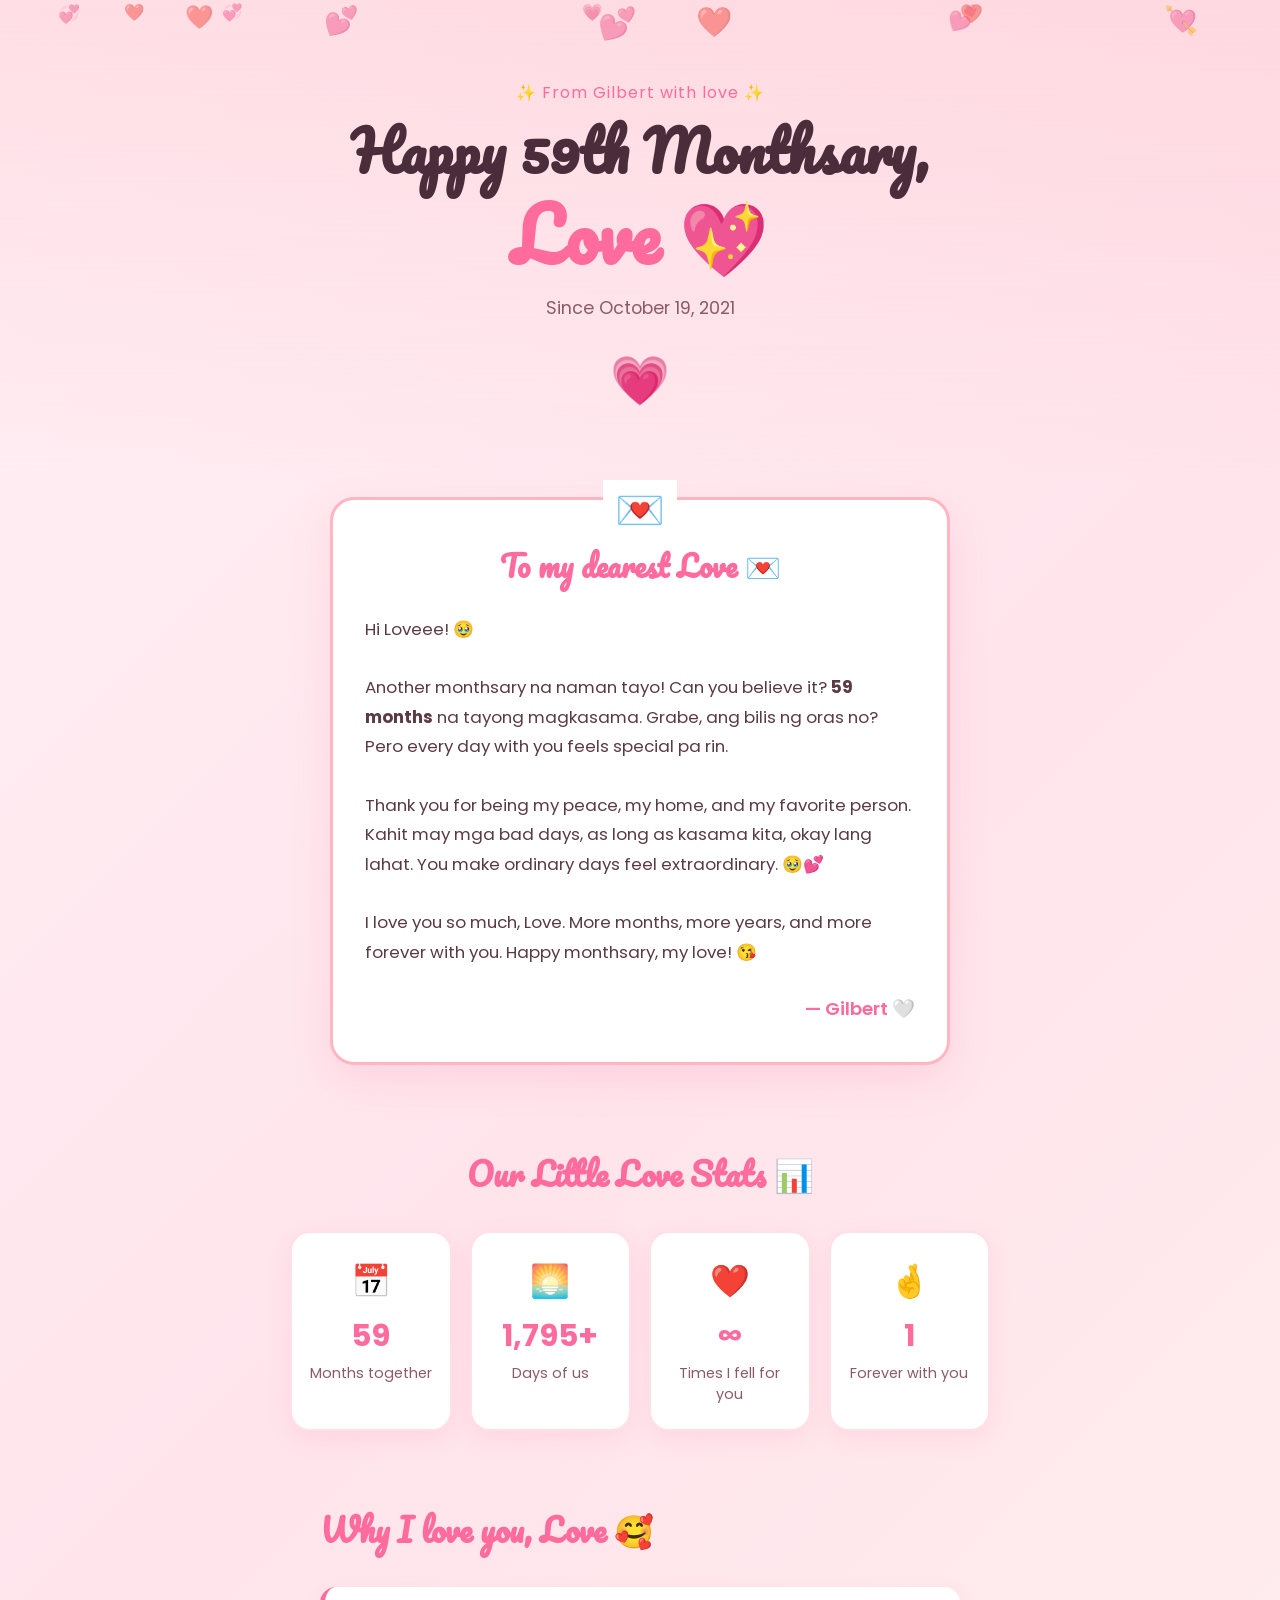
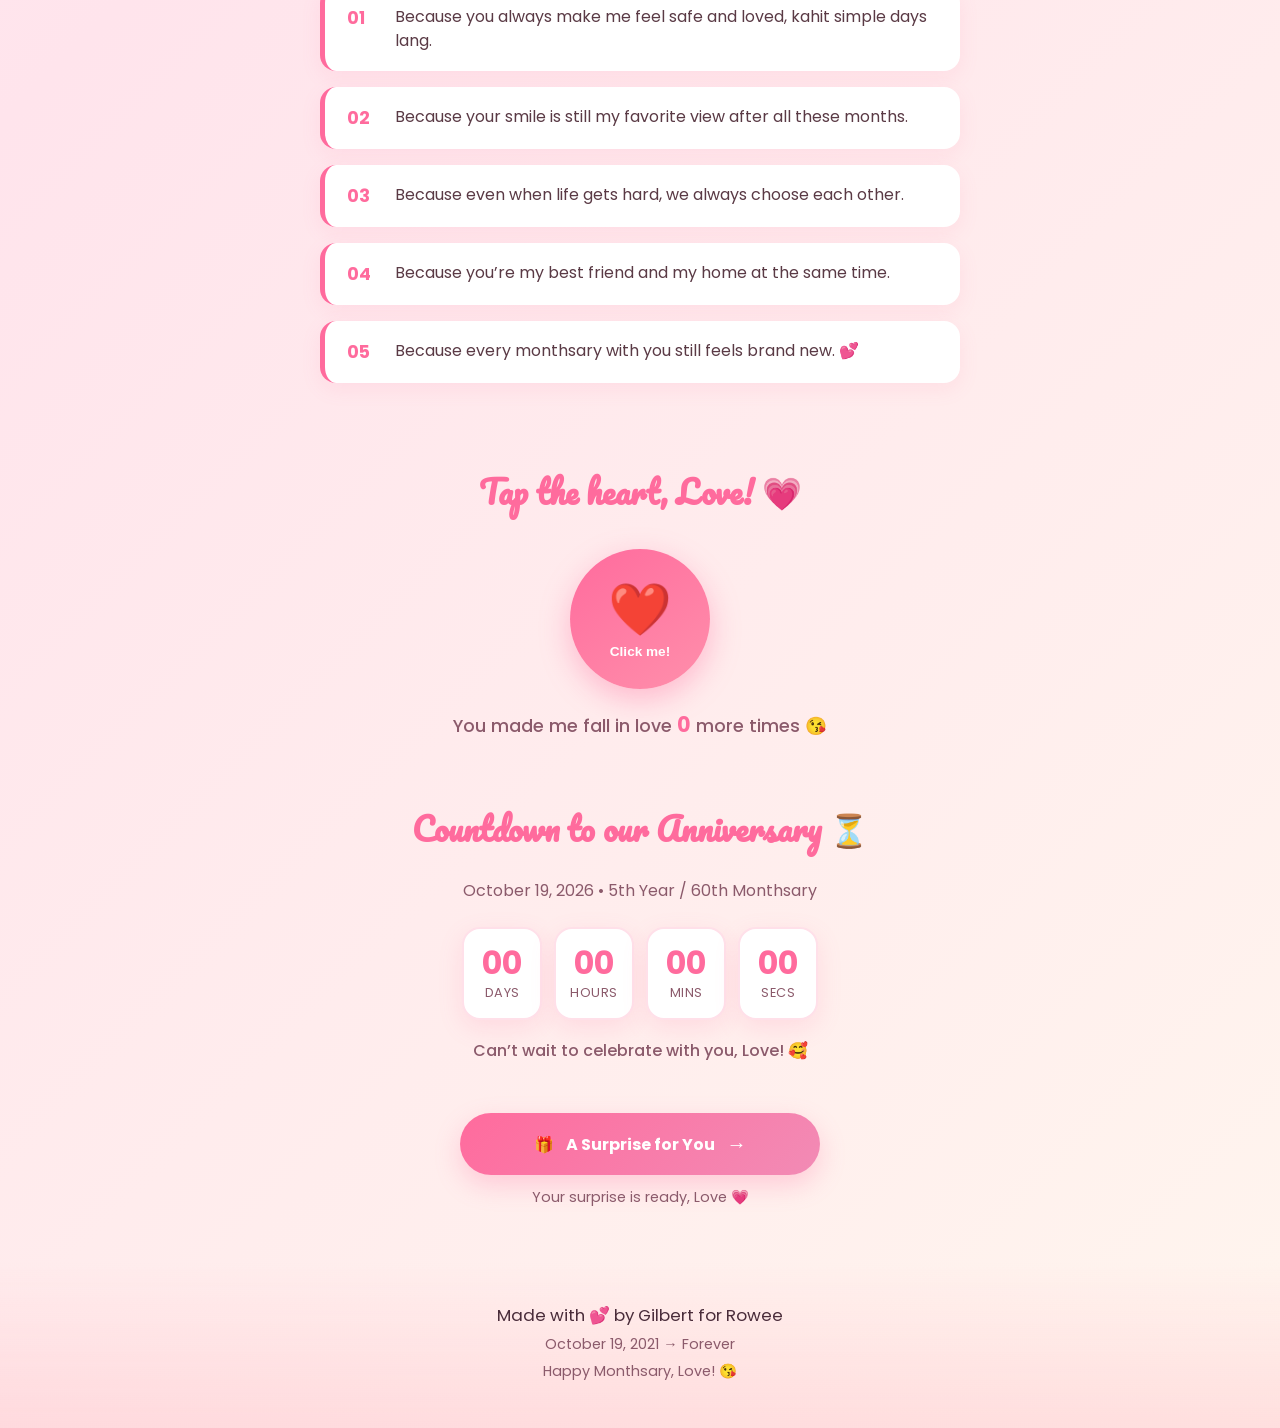
<file: index.html>
<!DOCTYPE html>
<html lang="en">
<head>
  <meta charset="UTF-8">
  <meta name="viewport" content="width=device-width, initial-scale=1.0">
  <title>Happy Monthsary, Love 💕</title>
  <link rel="stylesheet" href="style.css">
  <link href="https://fonts.googleapis.com/css2?family=Pacifico&family=Poppins:wght@400;500;600;700&display=swap" rel="stylesheet">
</head>
<body>
  <!-- Floating hearts background -->
  <div class="hearts-bg" id="hearts"></div>

  <!-- Hero Section -->
  <header class="hero">
    <div class="hero-content">
      <p class="eyebrow">✨ From Gilbert with love ✨</p>
      <h1>Happy <span id="months-count">59</span>th Monthsary,</h1>
      <h1 class="name">Love 💖</h1>
      <p class="date">Since October 19, 2021</p>
      <div class="heart-pulse">💗</div>
    </div>
  </header>

  <!-- Main Message -->
  <section class="message-section">
    <div class="card">
      <h2>To my dearest Love 💌</h2>
      <p class="taglish">
        Hi Loveee! 🥹<br><br>
        Another monthsary na naman tayo! Can you believe it? 
        <strong>59 months</strong> na tayong magkasama. Grabe, ang bilis ng oras no?
        Pero every day with you feels special pa rin.<br><br>
        
        Thank you for being my peace, my home, and my favorite person. 
        Kahit may mga bad days, as long as kasama kita, okay lang lahat. 
        You make ordinary days feel extraordinary. 🥹💕<br><br>
        
        I love you so much, Love. More months, more years, and more forever with you. 
        Happy monthsary, my love! 😘
      </p>
      <p class="signature">— Gilbert 🤍</p>
    </div>
  </section>

  <!-- Fun Stats -->
  <section class="stats-section">
    <h2 class="section-title">Our Little Love Stats 📊</h2>
    <div class="stats-grid">
      <div class="stat-card">
        <div class="stat-emoji">📅</div>
        <div class="stat-number">59</div>
        <div class="stat-label">Months together</div>
      </div>
      <div class="stat-card">
        <div class="stat-emoji">🌅</div>
        <div class="stat-number">1,795+</div>
        <div class="stat-label">Days of us</div>
      </div>
      <div class="stat-card">
        <div class="stat-emoji">❤️</div>
        <div class="stat-number">∞</div>
        <div class="stat-label">Times I fell for you</div>
      </div>
      <div class="stat-card">
        <div class="stat-emoji">🤞</div>
        <div class="stat-number">1</div>
        <div class="stat-label">Forever with you</div>
      </div>
    </div>
  </section>

  <!-- Reasons I Love You -->
  <section class="reasons-section">
    <h2 class="section-title">Why I love you, Love 🥰</h2>
    <div class="reasons-list">
      <div class="reason">
        <span class="reason-num">01</span>
        <p>Because you always make me feel safe and loved, kahit simple days lang.</p>
      </div>
      <div class="reason">
        <span class="reason-num">02</span>
        <p>Because your smile is still my favorite view after all these months.</p>
      </div>
      <div class="reason">
        <span class="reason-num">03</span>
        <p>Because even when life gets hard, we always choose each other.</p>
      </div>
      <div class="reason">
        <span class="reason-num">04</span>
        <p>Because you’re my best friend and my home at the same time.</p>
      </div>
      <div class="reason">
        <span class="reason-num">05</span>
        <p>Because every monthsary with you still feels brand new. 💕</p>
      </div>
    </div>
  </section>

  <!-- Cute Interactive Part -->
  <section class="interactive-section">
    <h2 class="section-title">Tap the heart, Love! 💗</h2>
    <button class="big-heart-btn" id="heartBtn">
      <span class="heart-icon">❤️</span>
      <span class="click-text">Click me!</span>
    </button>
    <p class="love-counter">You made me fall in love <span id="clickCount">0</span> more times 😘</p>
  </section>

  <!-- Countdown Section (at the very end) -->
  <section class="countdown-section">
    <h2 class="section-title">Countdown to our Anniversary ⏳</h2>
    <p class="countdown-subtitle">October 19, 2026 • 5th Year / 60th Monthsary</p>
    <div class="countdown" id="countdown">
      <div class="countdown-box">
        <span class="countdown-number" id="days">00</span>
        <span class="countdown-label">Days</span>
      </div>
      <div class="countdown-box">
        <span class="countdown-number" id="hours">00</span>
        <span class="countdown-label">Hours</span>
      </div>
      <div class="countdown-box">
        <span class="countdown-number" id="minutes">00</span>
        <span class="countdown-label">Mins</span>
      </div>
      <div class="countdown-box">
        <span class="countdown-number" id="seconds">00</span>
        <span class="countdown-label">Secs</span>
      </div>
    </div>
    <p class="countdown-note">Can’t wait to celebrate with you, Love! 🥰</p>
  </section>

  <!-- Surprise button -->
  <section class="surprise-link-section" aria-label="A surprise for you">
    <a class="surprise-link-btn is-locked" id="surpriseLink" href="index1.html"
       aria-disabled="true" tabindex="-1">
      <span aria-hidden="true">🔒</span>
      <span id="surpriseLinkText">Unlocks in —</span>
      <span class="surprise-arrow" aria-hidden="true">→</span>
    </a>
    <p class="surprise-link-note" id="surpriseLinkNote">Your surprise unlocks when the countdown reaches zero 💗</p>
  </section>

  <!-- Footer -->
  <footer class="footer">
    <p>Made with 💕 by Gilbert for Rowee</p>
    <p class="small">October 19, 2021 → Forever</p>
    <p class="small">Happy Monthsary, Love! 😘</p>
  </footer>

  <script src="script.js"></script>
  <style>
    .surprise-link-btn.is-locked {
      opacity: 0.55;
      filter: grayscale(0.65);
      cursor: not-allowed;
      pointer-events: auto;
    }
    .surprise-link-btn.is-unlocked {
      opacity: 1;
      filter: none;
      cursor: pointer;
    }
  </style>
  <script>
    (() => {
      const link = document.getElementById("surpriseLink");
      const linkText = document.getElementById("surpriseLinkText");
      const note = document.getElementById("surpriseLinkNote");
      // Unlock at October 18, 2026 8:00 PM Philippine Time (PHT = UTC+8)
      // 20:00 PHT = 12:00 UTC on the same day
      const unlockAt = new Date(Date.UTC(2026, 9, 18, 12, 0, 0)).getTime();

      function pad(n) {
        return String(n).padStart(2, "0");
      }

      function updateSurpriseLink() {
        const now = Date.now();
        const unlocked = now >= unlockAt;

        if (unlocked) {
          link.classList.remove("is-locked");
          link.classList.add("is-unlocked");
          link.removeAttribute("aria-disabled");
          link.removeAttribute("tabindex");
          link.querySelector("span[aria-hidden='true']").textContent = "🎁";
          linkText.textContent = "A Surprise for You";
          note.textContent = "Your surprise is ready, Love 💗";
        } else {
          const diff = unlockAt - now;
          const days = Math.floor(diff / (1000 * 60 * 60 * 24));
          const hours = Math.floor((diff % (1000 * 60 * 60 * 24)) / (1000 * 60 * 60));
          const mins = Math.floor((diff % (1000 * 60 * 60)) / (1000 * 60));
          const secs = Math.floor((diff % (1000 * 60)) / 1000);

          link.classList.add("is-locked");
          link.classList.remove("is-unlocked");
          link.setAttribute("aria-disabled", "true");
          link.setAttribute("tabindex", "-1");
          link.querySelector("span[aria-hidden='true']").textContent = "🔒";
          linkText.textContent = `Unlocks in ${days}d ${pad(hours)}h ${pad(mins)}m ${pad(secs)}s`;
          note.textContent = "Your surprise unlocks when the countdown reaches zero 💗";
        }
      }

      link.addEventListener("click", (event) => {
        if (Date.now() < unlockAt) {
          event.preventDefault();
          updateSurpriseLink();
        }
      });

      updateSurpriseLink();
      setInterval(updateSurpriseLink, 1000);
    })();
  </script>
</body>
</html>
</file>
<file: style.css>
* {
  margin: 0;
  padding: 0;
  box-sizing: border-box;
}

:root {
  --pink: #ff6b9d;
  --soft-pink: #ffb6c1;
  --peach: #ffcba4;
  --lavender: #e0b0ff;
  --cream: #fff5f7;
  --dark: #4a2c3a;
  --white: #ffffff;
}

body {
  font-family: 'Poppins', sans-serif;
  background: linear-gradient(135deg, #fff0f5 0%, #ffe4ec 40%, #fff5ee 100%);
  color: var(--dark);
  min-height: 100vh;
  overflow-x: hidden;
  position: relative;
}

/* Floating Hearts Background */
.hearts-bg {
  position: fixed;
  top: 0;
  left: 0;
  width: 100%;
  height: 100%;
  pointer-events: none;
  z-index: 0;
  overflow: hidden;
}

.floating-heart {
  position: absolute;
  font-size: 20px;
  opacity: 0.6;
  animation: floatUp 8s linear infinite;
  user-select: none;
}

@keyframes floatUp {
  0% {
    transform: translateY(100vh) rotate(0deg) scale(0.5);
    opacity: 0;
  }
  10% {
    opacity: 0.7;
  }
  90% {
    opacity: 0.5;
  }
  100% {
    transform: translateY(-100px) rotate(360deg) scale(1.2);
    opacity: 0;
  }
}

/* Hero */
.hero {
  position: relative;
  z-index: 1;
  text-align: center;
  padding: 80px 20px 60px;
  background: linear-gradient(180deg, rgba(255, 182, 193, 0.3) 0%, transparent 100%);
}

.hero-content {
  max-width: 700px;
  margin: 0 auto;
}

.eyebrow {
  font-size: 1rem;
  color: var(--pink);
  margin-bottom: 12px;
  letter-spacing: 1px;
}

.hero h1 {
  font-family: 'Pacifico', cursive;
  font-size: clamp(2.2rem, 6vw, 3.5rem);
  color: var(--dark);
  line-height: 1.2;
  margin-bottom: 8px;
}

.hero h1.name {
  color: var(--pink);
  font-size: clamp(2.8rem, 8vw, 4.5rem);
  margin-bottom: 16px;
}

.date {
  font-size: 1.1rem;
  color: #8b5a6b;
  margin-bottom: 24px;
}

.heart-pulse {
  font-size: 3rem;
  animation: pulse 1.5s ease-in-out infinite;
  display: inline-block;
}

@keyframes pulse {
  0%, 100% { transform: scale(1); }
  50% { transform: scale(1.25); }
}

/* Message Card */
.message-section {
  position: relative;
  z-index: 1;
  padding: 20px 20px 50px;
  display: flex;
  justify-content: center;
}

.card {
  background: var(--white);
  border-radius: 24px;
  padding: 40px 32px;
  max-width: 620px;
  width: 100%;
  box-shadow: 0 15px 40px rgba(255, 107, 157, 0.15);
  border: 3px solid var(--soft-pink);
  position: relative;
}

.card::before {
  content: "💌";
  position: absolute;
  top: -20px;
  left: 50%;
  transform: translateX(-50%);
  font-size: 2.5rem;
  background: var(--white);
  padding: 0 12px;
}

.card h2 {
  font-family: 'Pacifico', cursive;
  text-align: center;
  color: var(--pink);
  font-size: 1.8rem;
  margin-bottom: 24px;
}

.taglish {
  font-size: 1.05rem;
  line-height: 1.75;
  color: #5a3a45;
}

.signature {
  text-align: right;
  margin-top: 28px;
  font-weight: 600;
  color: var(--pink);
  font-size: 1.15rem;
}

/* Stats */
.stats-section {
  position: relative;
  z-index: 1;
  padding: 30px 20px 50px;
  text-align: center;
}

.section-title {
  font-family: 'Pacifico', cursive;
  font-size: 2rem;
  color: var(--pink);
  margin-bottom: 30px;
}

.stats-grid {
  display: grid;
  grid-template-columns: repeat(auto-fit, minmax(140px, 1fr));
  gap: 18px;
  max-width: 700px;
  margin: 0 auto;
}

.stat-card {
  background: var(--white);
  border-radius: 20px;
  padding: 24px 16px;
  box-shadow: 0 8px 25px rgba(255, 107, 157, 0.12);
  border: 2px solid #ffe0e9;
  transition: transform 0.25s ease, box-shadow 0.25s ease;
}

.stat-card:hover {
  transform: translateY(-6px);
  box-shadow: 0 12px 30px rgba(255, 107, 157, 0.2);
}

.stat-emoji {
  font-size: 2rem;
  margin-bottom: 8px;
}

.stat-number {
  font-size: 1.9rem;
  font-weight: 700;
  color: var(--pink);
}

.stat-label {
  font-size: 0.9rem;
  color: #8b5a6b;
  margin-top: 4px;
}

/* Reasons */
.reasons-section {
  position: relative;
  z-index: 1;
  padding: 20px 20px 50px;
  max-width: 680px;
  margin: 0 auto;
}

.reasons-list {
  display: flex;
  flex-direction: column;
  gap: 16px;
}

.reason {
  background: var(--white);
  border-radius: 16px;
  padding: 18px 22px;
  display: flex;
  align-items: flex-start;
  gap: 16px;
  box-shadow: 0 6px 20px rgba(255, 107, 157, 0.1);
  border-left: 5px solid var(--pink);
  transition: transform 0.2s ease;
}

.reason:hover {
  transform: translateX(6px);
}

.reason-num {
  font-weight: 700;
  color: var(--pink);
  font-size: 1.1rem;
  min-width: 32px;
}

.reason p {
  font-size: 1rem;
  line-height: 1.5;
  color: #5a3a45;
}

/* Interactive */
.interactive-section {
  position: relative;
  z-index: 1;
  text-align: center;
  padding: 30px 20px 40px;
}

.big-heart-btn {
  background: linear-gradient(145deg, #ff6b9d, #ff8fab);
  border: none;
  border-radius: 50%;
  width: 140px;
  height: 140px;
  cursor: pointer;
  box-shadow: 0 10px 30px rgba(255, 107, 157, 0.4);
  transition: transform 0.2s ease, box-shadow 0.2s ease;
  display: flex;
  flex-direction: column;
  align-items: center;
  justify-content: center;
  margin: 0 auto 20px;
  position: relative;
  overflow: hidden;
}

.big-heart-btn:hover {
  transform: scale(1.08);
  box-shadow: 0 14px 35px rgba(255, 107, 157, 0.5);
}

.big-heart-btn:active {
  transform: scale(0.95);
}

.heart-icon {
  font-size: 3.2rem;
  animation: heartbeat 1.2s ease-in-out infinite;
}

@keyframes heartbeat {
  0%, 100% { transform: scale(1); }
  15% { transform: scale(1.2); }
  30% { transform: scale(1); }
  45% { transform: scale(1.15); }
  60% { transform: scale(1); }
}

.click-text {
  font-size: 0.85rem;
  color: white;
  font-weight: 600;
  margin-top: 4px;
}

.love-counter {
  font-size: 1.1rem;
  color: #8b5a6b;
  font-weight: 500;
}

.love-counter span {
  color: var(--pink);
  font-weight: 700;
  font-size: 1.3rem;
}

/* Countdown (at the end) */
.countdown-section {
  position: relative;
  z-index: 1;
  text-align: center;
  padding: 20px 20px 50px;
}

.countdown-subtitle {
  font-size: 1rem;
  color: #8b5a6b;
  margin-bottom: 24px;
  margin-top: -8px;
}

.countdown {
  display: flex;
  justify-content: center;
  gap: 12px;
  flex-wrap: wrap;
  max-width: 480px;
  margin: 0 auto 18px;
}

.countdown-box {
  background: white;
  border-radius: 18px;
  padding: 16px 12px;
  min-width: 80px;
  box-shadow: 0 8px 25px rgba(255, 107, 157, 0.15);
  border: 2px solid #ffe0e9;
}

.countdown-number {
  display: block;
  font-size: 2rem;
  font-weight: 700;
  color: var(--pink);
  line-height: 1.1;
}

.countdown-label {
  display: block;
  font-size: 0.8rem;
  color: #8b5a6b;
  margin-top: 4px;
  text-transform: uppercase;
  letter-spacing: 0.5px;
}

.countdown-note {
  font-size: 1rem;
  color: #8b5a6b;
  font-weight: 500;
}

/* Footer */
.footer {
  position: relative;
  z-index: 1;
  text-align: center;
  padding: 40px 20px;
  background: linear-gradient(0deg, rgba(255, 182, 193, 0.35) 0%, transparent 100%);
}

.footer p {
  font-size: 1.05rem;
  color: var(--dark);
  margin-bottom: 6px;
}

.footer .small {
  font-size: 0.9rem;
  color: #8b5a6b;
}

/* Responsive */
@media (max-width: 500px) {
  .card {
    padding: 32px 22px;
  }
  
  .stats-grid {
    grid-template-columns: 1fr 1fr;
  }
  
  .reason {
    padding: 16px 18px;
  }
}


/* Surprise button below the anniversary countdown */
.surprise-link-section {
  position: relative;
  z-index: 1;
  padding: 0 20px 54px;
  text-align: center;
}
.surprise-link-btn {
  display: inline-flex;
  align-items: center;
  justify-content: center;
  gap: 12px;
  width: min(100%, 360px);
  min-height: 58px;
  padding: 16px 22px;
  border-radius: 999px;
  color: #fff;
  text-decoration: none;
  font-weight: 700;
  font-size: 1rem;
  background: linear-gradient(135deg, #ff6b9d, #f28bb5);
  box-shadow: 0 10px 26px rgba(255, 107, 157, 0.28);
  transition: transform .2s ease, box-shadow .2s ease, filter .2s ease;
  -webkit-tap-highlight-color: transparent;
}
.surprise-link-btn:hover {
  transform: translateY(-3px);
  box-shadow: 0 14px 30px rgba(255, 107, 157, 0.36);
  filter: saturate(1.05);
}
.surprise-link-btn:active { transform: scale(.98); }
.surprise-link-btn:focus-visible {
  outline: 3px solid #8b5a6b;
  outline-offset: 4px;
}
.surprise-arrow { font-size: 1.25rem; }
.surprise-link-note {
  margin-top: 12px;
  color: #8b5a6b;
  font-size: .9rem;
}

/* Memories page */
.memories-page {
  min-height: 100vh;
  padding: 28px 18px 56px;
  position: relative;
  z-index: 1;
}
.memories-wrap { width: min(100%, 1000px); margin: 0 auto; }
.memories-top { text-align: center; padding: 28px 0 24px; }
.memories-kicker { color: var(--pink); font-weight: 600; letter-spacing: .04em; }
.memories-title {
  font-family: 'Pacifico', cursive;
  color: var(--pink);
  font-size: clamp(2rem, 7vw, 3.5rem);
  line-height: 1.2;
  margin: 10px 0;
}
.memories-subtitle { color: #8b5a6b; line-height: 1.65; }
.memories-back {
  display: inline-flex; align-items: center; justify-content: center;
  min-height: 44px; margin-top: 20px; padding: 10px 18px;
  border: 2px solid #ffc4d5; border-radius: 999px;
  color: #b94e78; text-decoration: none; font-weight: 600;
  background: rgba(255,255,255,.86);
}
.memories-grid {
  display: grid; grid-template-columns: repeat(3, minmax(0, 1fr));
  gap: 18px; margin-top: 24px;
}
.memory-card {
  min-width: 0; overflow: hidden; border-radius: 20px;
  background: white; border: 2px solid #ffe0e9;
  box-shadow: 0 8px 25px rgba(255, 107, 157, .12);
}
.memory-photo {
  width: 100%; aspect-ratio: 4 / 3; display: block; object-fit: cover;
  background: linear-gradient(135deg, #ffe0e9, #fff5f7 55%, #ffcba4);
}
.memory-caption { padding: 14px 15px 16px; }
.memory-caption h2 { color: var(--pink); font-size: 1rem; margin-bottom: 5px; }
.memory-caption p { color: #8b5a6b; font-size: .88rem; line-height: 1.5; }
.memory-placeholder {
  aspect-ratio: 4 / 3; display: flex; flex-direction: column;
  justify-content: center; align-items: center; gap: 8px; padding: 16px;
  text-align: center; color: #b94e78;
  background: linear-gradient(135deg, #ffe0e9, #fff5f7 55%, #ffcba4);
}
.memory-placeholder span { font-size: 2rem; }
.memory-placeholder small { font-size: .8rem; line-height: 1.4; }
.memories-footer { text-align: center; margin-top: 30px; color: #8b5a6b; }
@media (max-width: 700px) {
  .memories-grid { grid-template-columns: repeat(2, minmax(0, 1fr)); gap: 12px; }
  .memory-caption { padding: 12px; }
}
@media (max-width: 390px) {
  .memories-grid { grid-template-columns: 1fr; }
  .memory-card { max-width: 460px; width: 100%; margin: 0 auto; }
  .surprise-link-btn { gap: 9px; padding: 15px 16px; }
}
@media (prefers-reduced-motion: reduce) {
  .surprise-link-btn { transition: none; }
}
</file>
